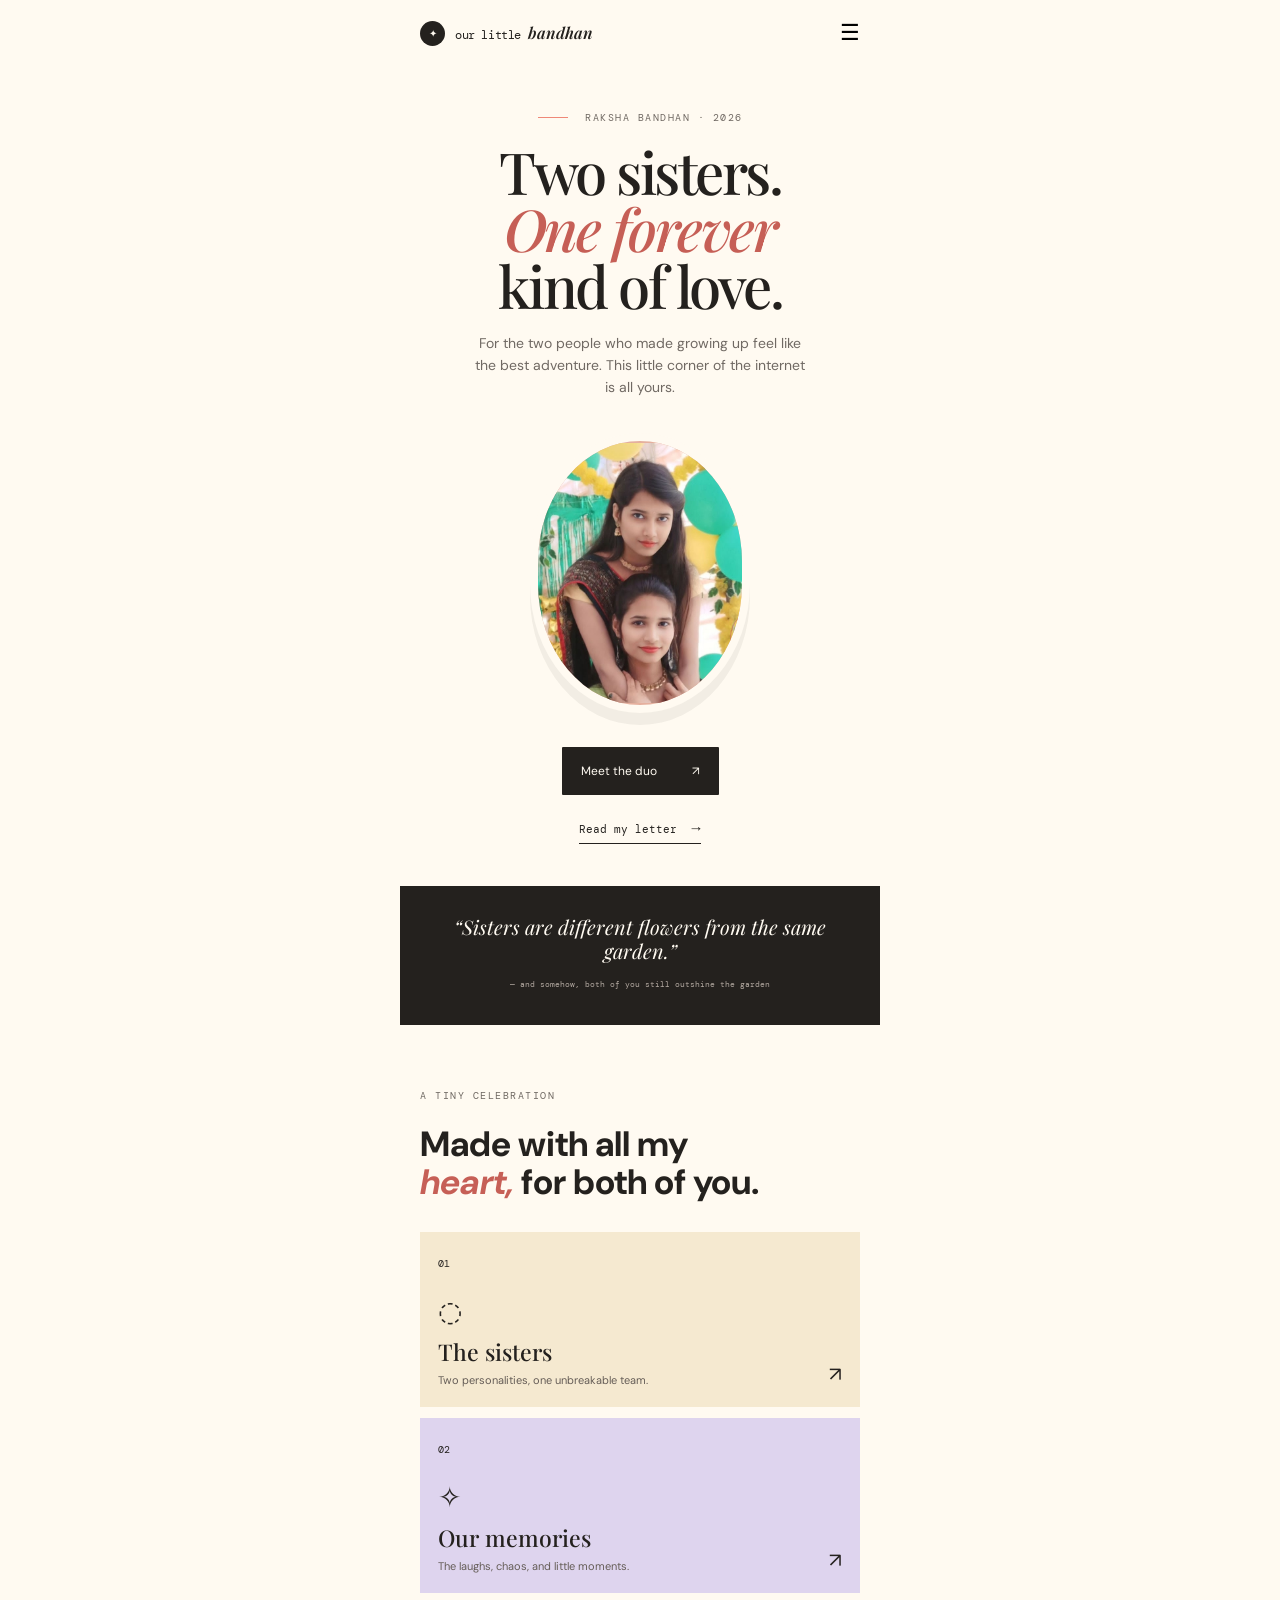
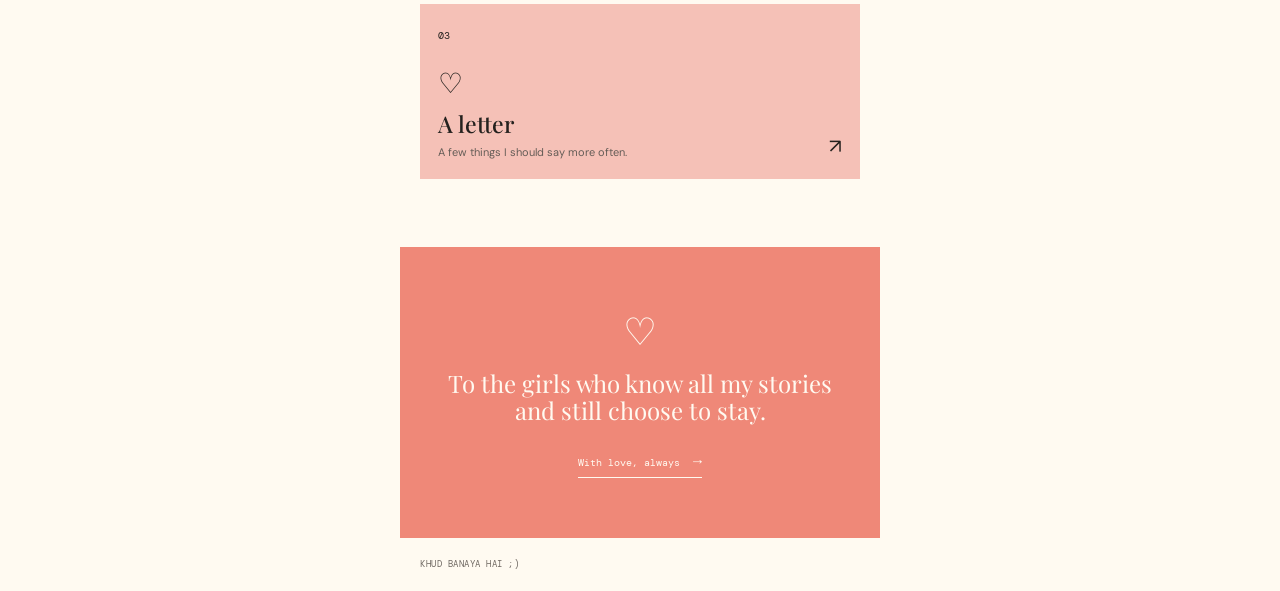
<file: index.html>
<!DOCTYPE html>
<html lang="en">
<head>
  <meta charset="UTF-8">
  <meta name="viewport" content="width=device-width, initial-scale=1, viewport-fit=cover">
  <meta name="theme-color" content="#fffaf1">
  <title>For My Sisters · Raksha Bandhan</title>
  <link rel="stylesheet" href="styles.css">
  <style>
    /* This home page is deliberately mobile-only and uses normal document flow. */
    .mobile-home-page { background: #fffaf1; }
    .mobile-home-page .site-shell { max-width: 480px; margin: 0 auto; }
    .mobile-home-page .topbar { padding: 20px; position: relative; }
    .mobile-home-page .menu-toggle { display: block; }
    .mobile-home-page .nav-links {
      background: #fffaf1; box-shadow: 0 10px 24px rgba(36,33,30,.1);
      display: none; flex-direction: column; gap: 18px; padding: 20px;
      position: absolute; right: 15px; top: 61px; width: 185px; z-index: 10;
    }
    .mobile-home-page .nav-links.open { display: flex; }
    .mobile-home-page .mobile-hero {
      padding: 44px 20px 42px; text-align: center;
    }
    .mobile-home-page .mobile-hero .eyebrow { margin-bottom: 18px; }
    .mobile-home-page .mobile-hero h1 {
      font-size: clamp(45px, 14vw, 58px); letter-spacing: -2.5px;
      line-height: .98; margin-bottom: 20px;
    }
    .mobile-home-page .mobile-hero h1 em { display: block; }
    .mobile-home-page .hero-intro {
      font-size: 14px; line-height: 1.55; margin: 0 auto; max-width: 330px;
    }
    .mobile-home-page .mobile-hero-media {
      background: #e5b09e; border: 8px solid #fffaf1;
      box-shadow: 0 12px 0 rgba(36,33,30,.06);
      height: 280px; margin: 34px auto 0; max-width: 220px;
      overflow: hidden; position: relative;
      border-radius: 50% / 46%;
    }
    .mobile-home-page .mobile-hero-media::before,
    .mobile-home-page .mobile-hero-media::after {
      border: 1px solid rgba(198,95,86,.55); border-radius: 50%;
      content: ""; height: 40px; left: -43px; position: absolute;
      top: 100px; width: 40px;
    }
    .mobile-home-page .mobile-hero-media::after {
      height: 55px; left: auto; right: -45px; top: 168px; width: 55px;
    }
    .mobile-home-page .mobile-hero-media img {
      display: block; height: 100%; object-fit: contain; width: 100%;
    }
    .mobile-home-page .hero-image-fallback {
      align-items: center; color: #7c4e48; display: flex; flex-direction: column;
      font-family: var(--mono); font-size: 9px; height: 100%; justify-content: center;
      letter-spacing: .5px; line-height: 1.7; text-transform: uppercase;
    }
    .mobile-home-page .hero-image-fallback .photo-icon {
      font-family: var(--serif); font-size: 34px; line-height: 1; margin-bottom: 12px;
    }
    .mobile-home-page .mobile-hero-actions {
      align-items: center; display: flex; flex-direction: column; gap: 22px;
      margin-top: 34px;
    }
    .mobile-home-page .mobile-hero-actions .button { min-height: 48px; }
    .mobile-home-page .mobile-quote {
      background: var(--ink); color: var(--paper); padding: 29px 20px 31px;
      text-align: center;
    }
    .mobile-home-page .mobile-quote p {
      font-family: var(--serif); font-size: 20px; font-style: italic;
      line-height: 1.18; margin-bottom: 8px;
    }
    .mobile-home-page .mobile-quote span {
      color: #b4aaa2; font-family: var(--mono); font-size: 8px; line-height: 1.5;
    }
    .mobile-home-page .mobile-features {
      padding: 63px 20px 68px;
    }
    .mobile-home-page .mobile-features h2 {
      font-size: 35px; line-height: 1.08; margin-bottom: 30px;
    }
    .mobile-home-page .mobile-feature-card {
      display: block; min-height: 153px; padding: 18px;
      position: relative; transition: transform .2s;
    }
    .mobile-home-page .mobile-feature-card + .mobile-feature-card { margin-top: 11px; }
    .mobile-home-page .mobile-feature-card:hover { transform: translateY(-3px); }
    .mobile-home-page .mobile-feature-card:nth-child(1) { background: var(--cream); }
    .mobile-home-page .mobile-feature-card:nth-child(2) { background: var(--lilac); }
    .mobile-home-page .mobile-feature-card:nth-child(3) { background: var(--pink); }
    .mobile-home-page .mobile-feature-card .feature-number {
      font-family: var(--mono); font-size: 10px;
    }
    .mobile-home-page .mobile-feature-card .feature-icon {
      display: block; font-family: var(--serif); font-size: 28px; margin-top: 15px;
    }
    .mobile-home-page .mobile-feature-card h3 {
      font-family: var(--serif); font-size: 23px; font-weight: 500;
      margin: 4px 0 3px;
    }
    .mobile-home-page .mobile-feature-card p {
      color: #655d57; font-size: 11px; margin-bottom: 0;
    }
    .mobile-home-page .mobile-feature-card .card-arrow {
      bottom: 18px; font-size: 20px; position: absolute; right: 18px;
    }
    .mobile-home-page .mobile-closing {
      background: var(--coral); color: var(--paper); padding: 54px 20px 60px;
      text-align: center;
    }
    .mobile-home-page .mobile-closing .closing-doodle {
      font-family: var(--serif); font-size: 38px; margin-bottom: 12px;
    }
    .mobile-home-page .mobile-closing p {
      font-family: var(--serif); font-size: 24px; line-height: 1.15;
    }
    .mobile-home-page .mobile-closing .text-link {
      border-color: var(--paper); display: inline-block; font-size: 10px;
    }
    .mobile-home-page .footer { padding: 20px; }
    .mobile-home-page .footer span:last-child { display: none; }
  </style>
</head>
<body class="mobile-home-page">
  <div class="site-shell">
    <header class="topbar">
      <a class="brand" href="index.html" aria-label="Raksha Bandhan home">
        <span class="brand-mark">✦</span>
        <span>our little <strong>bandhan</strong></span>
      </a>
      <button class="menu-toggle" aria-label="Open menu" aria-expanded="false">☰</button>
      <nav class="nav-links" aria-label="Main navigation">
        <a class="active" href="index.html">Home</a>
        <a href="sisters.html">My sisters</a>
        <a href="memories.html">Memories</a>
        <a href="letter.html">A letter</a>
      </nav>
    </header>

    <main>
      <section class="mobile-hero">
        <p class="eyebrow"><span class="eyebrow-line"></span> Raksha Bandhan · 2026</p>
        <h1>Two sisters.<br><em>One forever</em> kind of love.</h1>
        <p class="hero-intro">For the two people who made growing up feel like the best adventure. This little corner of the internet is all yours.</p>

        <div class="mobile-hero-media">
          <img src="assets/sisters-hero.jpg" alt="Photo of the sisters" onerror="this.style.display='none'; this.nextElementSibling.hidden=false;">
          <div class="hero-image-fallback" hidden>
            <span class="photo-icon">♡</span>
            <span>Your sisters' photo<br>can live here</span>
          </div>
        </div>

        <div class="mobile-hero-actions">
          <a class="button button-dark" href="sisters.html">Meet the duo <span>↗</span></a>
          <a class="text-link" href="letter.html">Read my letter <span>→</span></a>
        </div>
      </section>

      <section class="mobile-quote">
        <p>“Sisters are different flowers from the same garden.”</p>
        <span>— and somehow, both of you still outshine the garden</span>
      </section>

      <section class="mobile-features">
        <p class="eyebrow">A tiny celebration</p>
        <h2>Made with all my<br><em>heart,</em> for both of you.</h2>
        <div>
          <a class="mobile-feature-card" href="sisters.html">
            <span class="feature-number">01</span>
            <span class="feature-icon">◌</span>
            <h3>The sisters</h3>
            <p>Two personalities, one unbreakable team.</p>
            <span class="card-arrow">↗</span>
          </a>
          <a class="mobile-feature-card" href="memories.html">
            <span class="feature-number">02</span>
            <span class="feature-icon">✧</span>
            <h3>Our memories</h3>
            <p>The laughs, chaos, and little moments.</p>
            <span class="card-arrow">↗</span>
          </a>
          <a class="mobile-feature-card" href="letter.html">
            <span class="feature-number">03</span>
            <span class="feature-icon">♡</span>
            <h3>A letter</h3>
            <p>A few things I should say more often.</p>
            <span class="card-arrow">↗</span>
          </a>
        </div>
      </section>

      <section class="mobile-closing">
        <div class="closing-doodle">♡</div>
        <p>To the girls who know all my stories<br>and still choose to stay.</p>
        <a class="text-link" href="letter.html">With love, always <span>→</span></a>
      </section>
    </main>

    <footer class="footer">
      <span>Khud banaya hai ;)</span>
      <span>∞ &nbsp; forever yours</span>
    </footer>
  </div>
  <script src="script.js"></script>
</body>
</html>
</file>
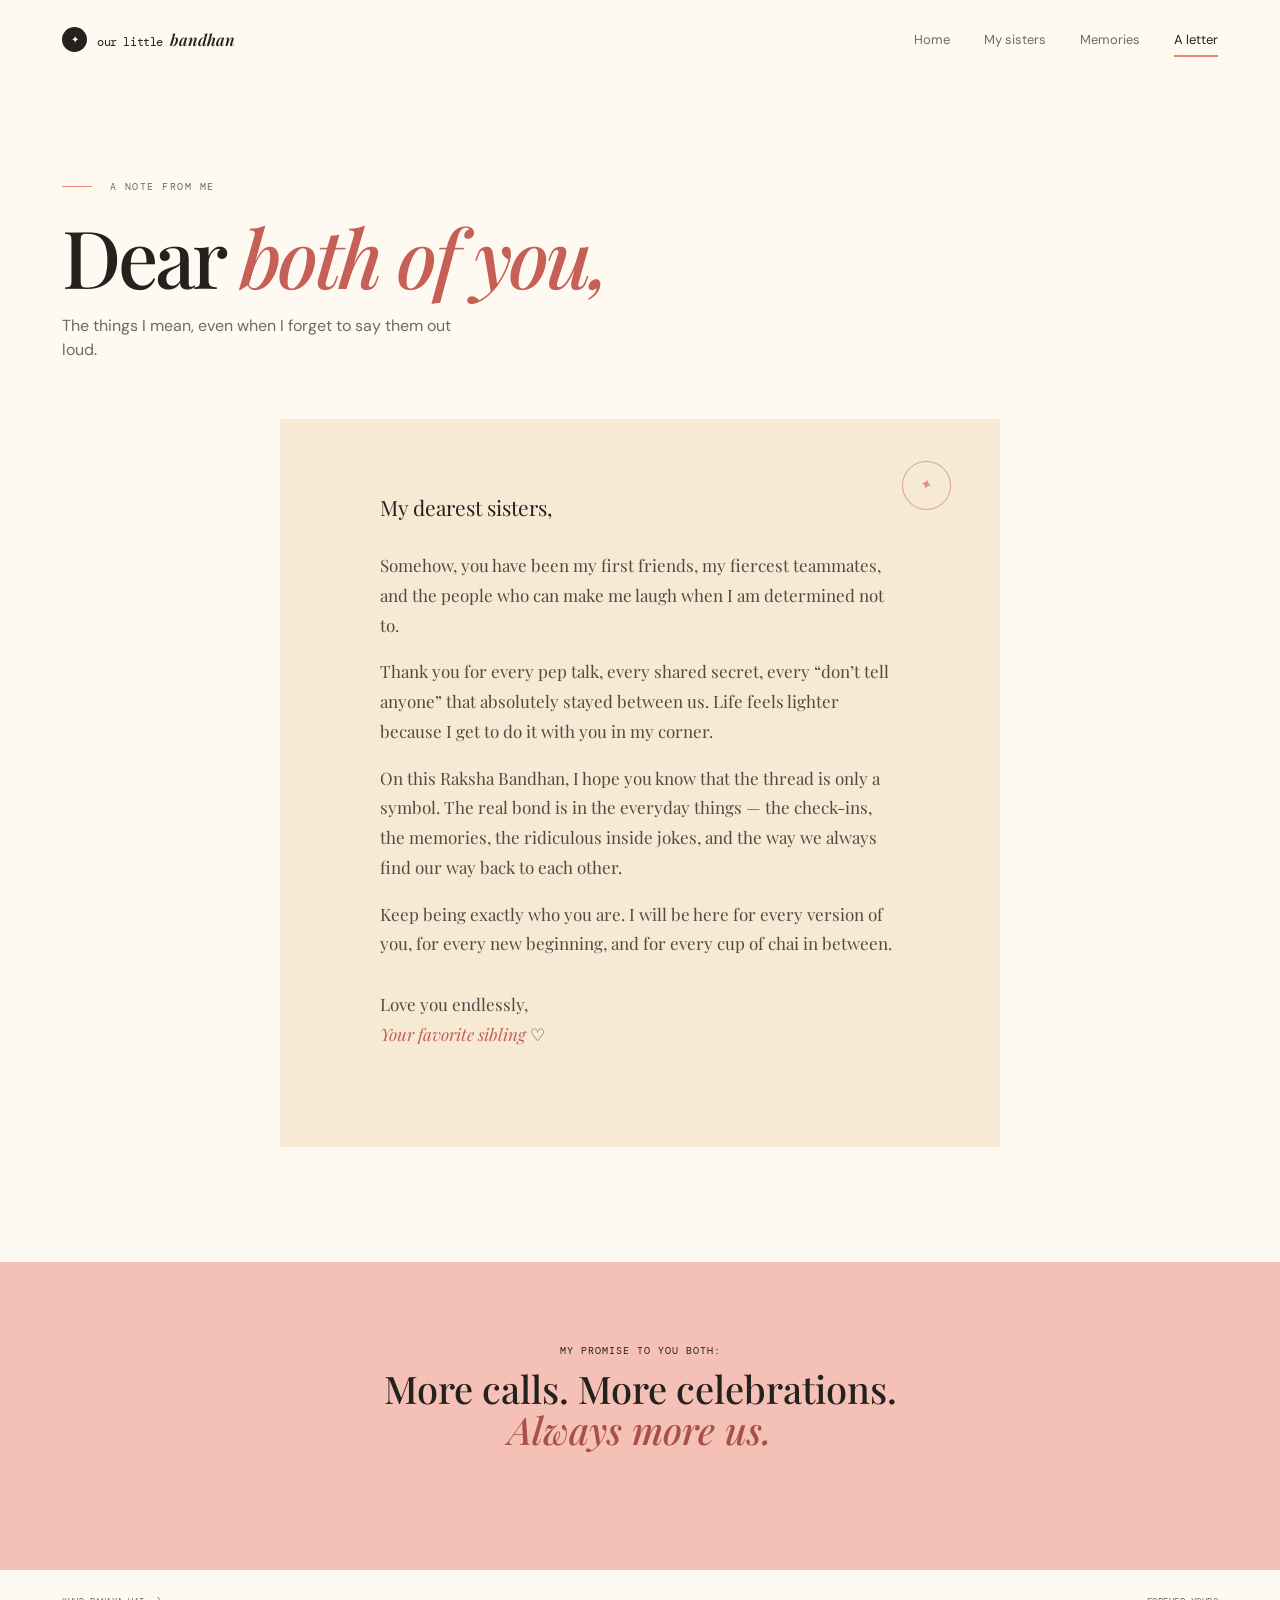
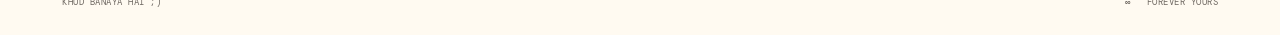
<file: letter.html>
<!DOCTYPE html>
<html lang="en">
<head>
  <meta charset="UTF-8">
  <meta name="viewport" content="width=device-width, initial-scale=1.0">
  <title>A Letter · Our Little Bandhan</title>
  <link rel="stylesheet" href="styles.css">
</head>
<body>
  <div class="site-shell">
    <header class="topbar">
      <a class="brand" href="index.html"><span class="brand-mark">✦</span><span>our little <strong>bandhan</strong></span></a>
      <button class="menu-toggle" aria-label="Open menu" aria-expanded="false">☰</button>
      <nav class="nav-links" aria-label="Main navigation">
        <a href="index.html">Home</a>
        <a href="sisters.html">My sisters</a>
        <a href="memories.html">Memories</a>
        <a class="active" href="letter.html">A letter</a>
      </nav>
    </header>

    <main>
      <section class="letter-wrap section-pad">
        <div class="letter-heading">
          <p class="eyebrow"><span class="eyebrow-line"></span> A note from me</p>
          <h1>Dear <em>both of you,</em></h1>
          <p class="page-lead">The things I mean, even when I forget to say them out loud.</p>
        </div>
        <article class="letter-paper">
          <span class="paper-stamp">✦</span>
          <p class="letter-greeting">My dearest sisters,</p>
          <p>Somehow, you have been my first friends, my fiercest teammates, and the people who can make me laugh when I am determined not to.</p>
          <p>Thank you for every pep talk, every shared secret, every “don’t tell anyone” that absolutely stayed between us. Life feels lighter because I get to do it with you in my corner.</p>
          <p>On this Raksha Bandhan, I hope you know that the thread is only a symbol. The real bond is in the everyday things — the check-ins, the memories, the ridiculous inside jokes, and the way we always find our way back to each other.</p>
          <p>Keep being exactly who you are. I will be here for every version of you, for every new beginning, and for every cup of chai in between.</p>
          <p class="letter-signoff">Love you endlessly,<br><em>Your favorite sibling</em> ♡</p>
        </article>
      </section>

      <section class="promise-band">
        <p>My promise to you both:</p>
        <h2>More calls. More celebrations.<br><em>Always more us.</em></h2>
      </section>
    </main>

    <footer class="footer"><span>khud banaya hai ;)</span><span>∞ &nbsp; forever yours</span></footer>
  </div>
  <script src="script.js"></script>
</body>
</html>
</file>
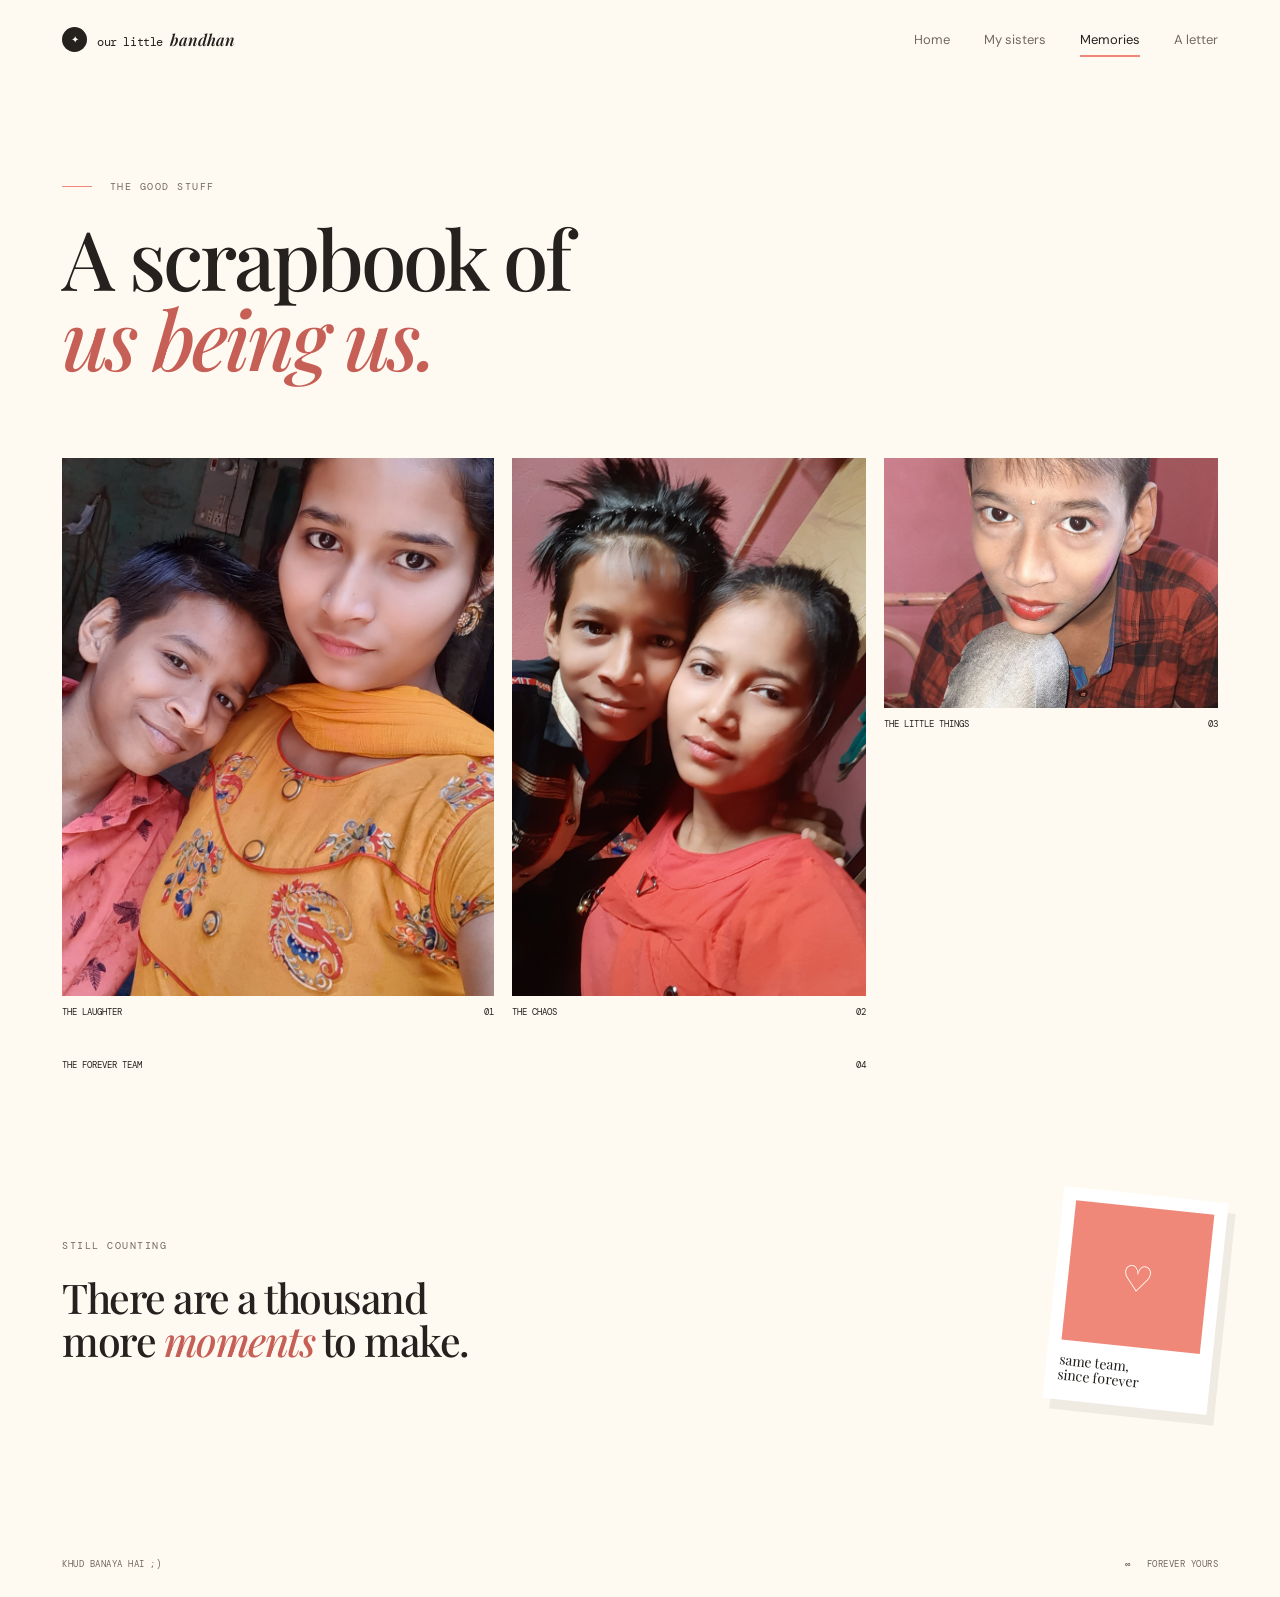
<file: memories.html>
<!DOCTYPE html>
<html lang="en">
<head>
  <meta charset="UTF-8">
  <meta name="viewport" content="width=device-width, initial-scale=1.0">
  <title>Our Memories · Our Little Bandhan</title>
  <link rel="stylesheet" href="styles.css">
</head>
<body>
  <div class="site-shell">
    <header class="topbar">
      <a class="brand" href="index.html"><span class="brand-mark">✦</span><span>our little <strong>bandhan</strong></span></a>
      <button class="menu-toggle" aria-label="Open menu" aria-expanded="false">☰</button>
      <nav class="nav-links" aria-label="Main navigation">
        <a href="index.html">Home</a>
        <a href="sisters.html">My sisters</a>
        <a class="active" href="memories.html">Memories</a>
        <a href="letter.html">A letter</a>
      </nav>
    </header>

    <main>
      <section class="page-intro memories-intro section-pad">
        <p class="eyebrow"><span class="eyebrow-line"></span> The good stuff</p>
        <h1>A scrapbook of<br><em>us being us.</em></h1>
      </section>

      <section class="memory-grid section-pad">
        <article class="memory-tile tile-large">
          <div class="memory-image memory-image-warm"><img class="memory-photo" src="assets/memory-01.jpg" alt="Favorite memory" onload="this.closest('.memory-image').classList.add('has-photo')" onerror="this.style.display='none';"><span>✦</span><small></small></div>
          <div class="memory-caption"><span>the laughter</span><b>01</b></div>
        </article>
        <article class="memory-tile tile-tall">
          <div class="memory-image memory-image-purple"><img class="memory-photo" src="assets/memory-02.jpg" alt="Sibling selfie" onload="this.closest('.memory-image').classList.add('has-photo')" onerror="this.style.display='none';"><span>♡</span><small></small></div>
          <div class="memory-caption"><span>the chaos</span><b>02</b></div>
        </article>
        <article class="memory-tile tile-small">
          <div class="memory-image memory-image-pink"><img class="memory-photo" src="assets/memory-03.jpg" alt="A small family moment" onload="this.closest('.memory-image').classList.add('has-photo')" onerror="this.style.display='none';"><span>✧</span><small></small></div>
          <div class="memory-caption"><span>the little things</span><b>03</b></div>
        </article>
        <article class="memory-tile tile-wide">
          <div class="memory-image memory-image-blue"><img class="memory-photo" src="assets/memory-04.jpg" alt="Celebration memory" onload="this.closest('.memory-image').classList.add('has-photo')" onerror="this.style.display='none';"><span>∞</span><small></small></div>
          <div class="memory-caption"><span>the forever team</span><b>04</b></div>
        </article>
      </section>

      <section class="memory-footer section-pad">
        <div>
          <p class="eyebrow">Still counting</p>
          <h2>There are a thousand<br>more <em>moments</em> to make.</h2>
        </div>
        <div class="polaroid">
          <div class="polaroid-art">♡</div>
          <p>same team,<br>since forever</p>
        </div>
      </section>
    </main>

    <footer class="footer"><span>Khud banaya hai ;)</span><span>∞ &nbsp; forever yours</span></footer>
  </div>
  <script src="script.js"></script>
</body>
</html>
</file>
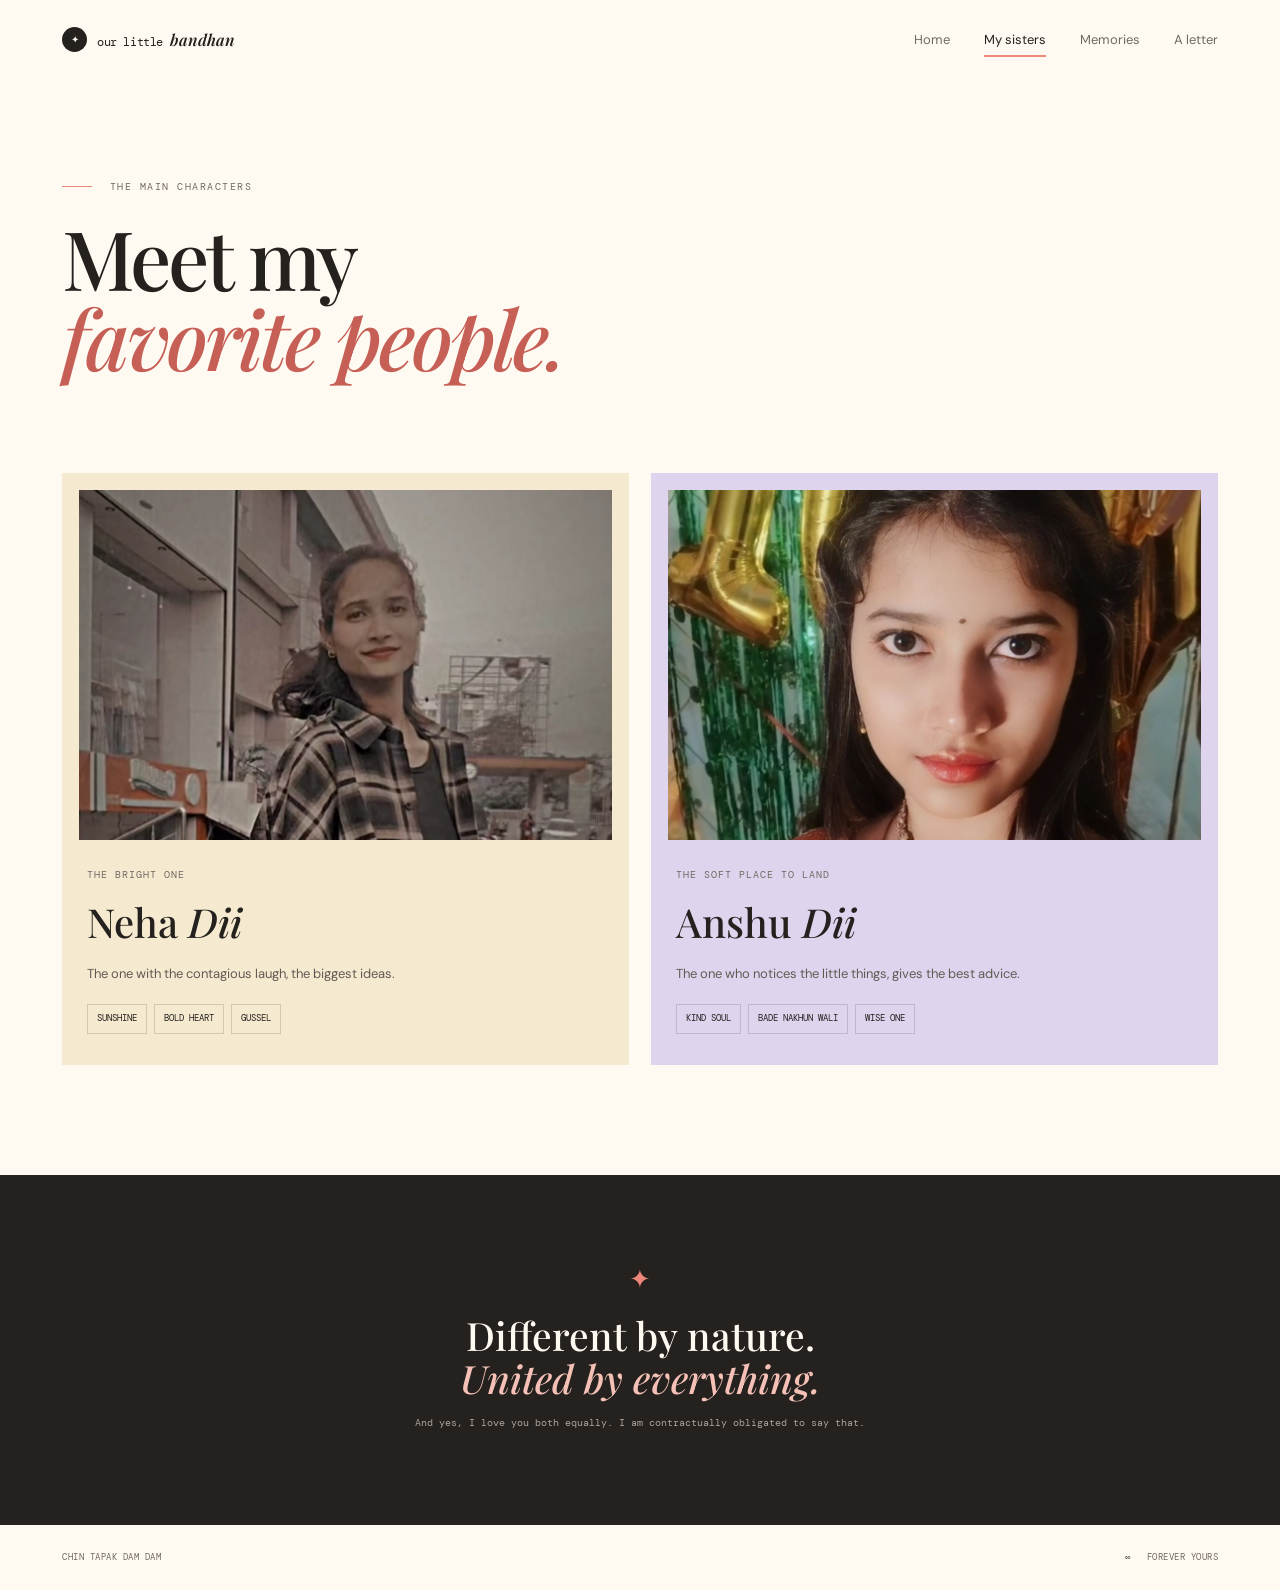
<file: sisters.html>
<!DOCTYPE html>
<html lang="en">
<head>
  <meta charset="UTF-8">
  <meta name="viewport" content="width=device-width, initial-scale=1.0">
  <title>My Sisters · Our Little Bandhan</title>
  <link rel="stylesheet" href="styles.css">
</head>
<body>
  <div class="site-shell">
    <header class="topbar">
      <a class="brand" href="index.html"><span class="brand-mark">✦</span><span>our little <strong>bandhan</strong></span></a>
      <button class="menu-toggle" aria-label="Open menu" aria-expanded="false">☰</button>
      <nav class="nav-links" aria-label="Main navigation">
        <a href="index.html">Home</a>
        <a class="active" href="sisters.html">My sisters</a>
        <a href="memories.html">Memories</a>
        <a href="letter.html">A letter</a>
      </nav>
    </header>

    <main>
      <section class="page-intro section-pad">
        <p class="eyebrow"><span class="eyebrow-line"></span> The main characters</p>
        <h1>Meet my<br><em>favorite people.</em></h1>
      </section>

      <section class="sister-grid section-pad">
        <article class="sister-card sister-card-one">
          <div class="portrait-frame">
            <img class="sister-image" src="assets/sister-one.jpg" alt="Add your first sister's photo" onerror="this.style.display='none'; this.nextElementSibling.style.display='flex';">
            <div class="image-placeholder" aria-hidden="true">
              <span class="placeholder-number">01</span>
              <span class="photo-icon">♡</span>
              <span>Add Sister One's photo</span>
            </div>
          </div>
          <div class="sister-card-copy">
            <p class="card-kicker">The bright one</p>
            <h2>Neha <em>Dii</em></h2>
            <p class="editable-copy">The one with the contagious laugh, the biggest ideas.</p>
            <div class="trait-row"><span>sunshine</span><span>bold heart</span><span>Gussel</span></div>
          </div>
        </article>

        <article class="sister-card sister-card-two">
          <div class="portrait-frame">
            <img class="sister-image" src="assets/sister-two.jpg" alt="Add your second sister's photo" onerror="this.style.display='none'; this.nextElementSibling.style.display='flex';">
            <div class="image-placeholder" aria-hidden="true">
              <span class="placeholder-number">02</span>
              <span class="photo-icon">♡</span>
              <span>Add Sister Two's photo</span>
            </div>
          </div>
          <div class="sister-card-copy">
            <p class="card-kicker">The soft place to land</p>
            <h2>Anshu <em>Dii</em></h2>
            <p class="editable-copy">The one who notices the little things, gives the best advice.</p>
            <div class="trait-row"><span>kind soul</span><span>bade nakhun wali</span><span>wise one</span></div>
          </div>
        </article>
      </section>

      <section class="sisters-mantra">
        <span class="mantra-mark">✦</span>
        <h2>Different by nature.<br><em>United by everything.</em></h2>
        <p>And yes, I love you both equally. I am contractually obligated to say that.</p>
      </section>
    </main>

    <footer class="footer"><span>Chin Tapak Dam Dam</span><span>∞ &nbsp; forever yours</span></footer>
  </div>
  <script src="script.js"></script>
</body>
</html>
</file>
<file: styles.css>
@import url('https://fonts.googleapis.com/css2?family=DM+Mono:wght@400;500&family=DM+Sans:wght@400;500;600;700&family=Playfair+Display:ital,wght@0,500;0,600;1,500;1,600&display=swap');

:root {
  --ink: #24211e;
  --muted: #706963;
  --paper: #fffaf1;
  --cream: #f5e9d0;
  --coral: #ef8878;
  --pink: #f5c1b7;
  --lilac: #ded4ee;
  --blue: #cbdde0;
  --line: rgba(36, 33, 30, .16);
  --serif: "Playfair Display", Georgia, serif;
  --sans: "DM Sans", Arial, sans-serif;
  --mono: "DM Mono", monospace;
}

* { box-sizing: border-box; }
html { scroll-behavior: smooth; }
body {
  margin: 0;
  background: var(--paper);
  color: var(--ink);
  font-family: var(--sans);
  font-size: 16px;
  line-height: 1.5;
}
a { color: inherit; text-decoration: none; }
.site-shell { min-height: 100vh; overflow: hidden; }
.topbar {
  align-items: center; display: flex; justify-content: space-between;
  margin: 0 auto; max-width: 1240px; padding: 27px 42px;
}
.brand { align-items: center; display: flex; font-family: var(--mono); font-size: 12px; gap: 10px; letter-spacing: -.4px; }
.brand strong { font-family: var(--serif); font-size: 16px; font-style: italic; font-weight: 600; letter-spacing: 0; }
.brand-mark { align-items: center; background: var(--ink); border-radius: 50%; color: var(--paper); display: inline-flex; font-size: 10px; height: 25px; justify-content: center; width: 25px; }
.nav-links { display: flex; gap: 34px; }
.nav-links a { color: var(--muted); font-size: 13px; position: relative; }
.nav-links a::after { background: var(--coral); bottom: -8px; content: ""; height: 2px; left: 0; position: absolute; transform: scaleX(0); transform-origin: left; transition: transform .25s ease; width: 100%; }
.nav-links a:hover, .nav-links a.active { color: var(--ink); }
.nav-links a.active::after, .nav-links a:hover::after { transform: scaleX(1); }
.menu-toggle { background: none; border: 0; display: none; font-size: 22px; padding: 0; }
.hero { display: flex; margin: 0 auto; max-width: 1240px; min-height: 640px; padding: 76px 42px 104px; }
.hero-copy { flex: 1; padding: 73px 0 0 7%; position: relative; z-index: 2; }
.eyebrow { color: var(--muted); font-family: var(--mono); font-size: 10px; letter-spacing: 1.5px; margin: 0 0 23px; text-transform: uppercase; }
.eyebrow-line { background: var(--coral); display: inline-block; height: 1px; margin: 0 10px 3px 0; width: 30px; }
h1, h2, h3, p { margin-top: 0; }
h1 { font-family: var(--serif); font-size: clamp(52px, 7vw, 88px); font-weight: 500; letter-spacing: -3px; line-height: .98; margin-bottom: 29px; }
h1 em, h2 em { color: #c65f56; font-style: italic; }
.hero-intro, .page-lead { color: var(--muted); font-size: 16px; max-width: 400px; }
.hero-actions { align-items: center; display: flex; gap: 27px; margin-top: 38px; }
.button { border-radius: 1px; display: inline-flex; font-size: 12px; gap: 28px; justify-content: space-between; padding: 15px 19px; }
.button-dark { background: var(--ink); color: var(--paper); min-width: 157px; transition: background .25s, transform .25s; }
.button-dark:hover { background: #a84f49; transform: translateY(-2px); }
.text-link { border-bottom: 1px solid var(--ink); font-family: var(--mono); font-size: 11px; padding-bottom: 4px; }
.text-link span { font-size: 15px; margin-left: 7px; }
.hero-art { flex: 1; min-height: 500px; position: relative; }
.sun-disc { background: var(--cream); border-radius: 50%; height: 410px; left: 17%; position: absolute; top: 25px; width: 410px; }
.hero-photo-placeholder {
  align-items: center; background: #e6b3a1; border: 8px solid var(--paper); border-radius: 48% 52% 45% 55%; box-shadow: 18px 22px 0 rgba(36, 33, 30, .05);
  color: #7c4e48; display: flex; flex-direction: column; font-family: var(--mono); font-size: 10px; height: 295px; justify-content: center; left: 28%; letter-spacing: .4px; line-height: 1.7; position: absolute; text-align: center; top: 91px; transform: rotate(4deg); width: 240px;
}
.hero-photo-image { background: #e6b3a1; display: none; height: 100%; inset: 0; object-fit: contain; position: absolute; width: 100%; z-index: 1; }
.hero-photo-placeholder.has-photo { background: #e6b3a1; }
.hero-photo-placeholder.has-photo .hero-photo-image { display: block !important; }
.hero-photo-placeholder.has-photo .photo-icon, .hero-photo-placeholder.has-photo .hero-placeholder-text { display: none; }
.hero-upload-label { background: rgba(255, 250, 241, .88); bottom: 12px; cursor: pointer; font-family: var(--mono); font-size: 9px; padding: 9px 11px; position: absolute; right: 12px; text-transform: uppercase; transition: background .2s; z-index: 2; }
.hero-upload-label:hover { background: var(--paper); }
.photo-icon { display: block; font-family: var(--serif); font-size: 34px; line-height: 1; margin-bottom: 13px; }
.thread { border-left: 1px solid var(--coral); height: 250px; position: absolute; top: 145px; width: 130px; }
.thread-left { border-radius: 50% 0 0 50%; left: 5%; transform: rotate(-15deg); }
.thread-right { border-radius: 0 50% 50% 0; right: 2%; transform: rotate(11deg); }
.rakhi { align-items: center; background: var(--coral); border: 7px double var(--paper); border-radius: 50%; color: var(--paper); display: flex; font-size: 20px; height: 60px; justify-content: center; position: absolute; width: 60px; }
.rakhi::before, .rakhi::after { border: 1px solid var(--coral); border-radius: 50%; content: ""; height: 76px; position: absolute; width: 76px; }
.rakhi::after { height: 91px; transform: rotate(45deg); width: 91px; }
.rakhi-one { left: 2%; top: 98px; transform: rotate(-16deg); }
.rakhi-two { right: 0; top: 359px; transform: rotate(18deg); }
.art-note { color: var(--muted); font-family: var(--serif); font-size: 15px; font-style: italic; position: absolute; }
.note-one { left: 1%; top: 390px; transform: rotate(-12deg); }
.note-two { right: 0; top: 112px; transform: rotate(9deg); }
.quote-band { background: var(--ink); color: var(--paper); padding: 35px 20px; text-align: center; }
.quote-band p { font-family: var(--serif); font-size: 23px; font-style: italic; margin-bottom: 5px; }
.quote-band span { color: #b4aaa2; font-family: var(--mono); font-size: 10px; letter-spacing: .4px; }
.section-pad { margin: auto; max-width: 1240px; padding-left: 42px; padding-right: 42px; }
.home-grid { display: grid; gap: 60px; grid-template-columns: 1fr 2fr; padding-bottom: 110px; padding-top: 115px; }
.section-heading h2, .memory-footer h2 { font-family: var(--serif); font-size: 41px; font-weight: 500; letter-spacing: -1.5px; line-height: 1.05; }
.feature-list { display: grid; gap: 13px; grid-template-columns: repeat(3, 1fr); }
.feature-card { min-height: 260px; padding: 24px 22px; position: relative; transition: transform .25s; }
.feature-card:hover { transform: translateY(-6px); }
.feature-cream { background: var(--cream); }.feature-lilac { background: var(--lilac); }.feature-coral { background: var(--pink); }
.feature-number { font-family: var(--mono); font-size: 10px; }
.feature-icon { display: block; font-family: var(--serif); font-size: 34px; margin-top: 41px; }
.feature-card h3 { font-family: var(--serif); font-size: 25px; font-weight: 500; margin: 5px 0 5px; }
.feature-card p { color: #655d57; font-size: 12px; max-width: 130px; }
.card-arrow { bottom: 20px; font-size: 21px; position: absolute; right: 21px; }
.closing-note { background: var(--coral); color: var(--paper); padding: 76px 20px 83px; text-align: center; }
.closing-doodle { font-family: var(--serif); font-size: 40px; margin-bottom: 13px; }
.closing-note p { font-family: var(--serif); font-size: 29px; line-height: 1.15; }
.closing-note .text-link { border-color: var(--paper); display: inline-block; font-size: 10px; margin-top: 10px; }
.footer { color: var(--muted); display: flex; font-family: var(--mono); font-size: 9px; justify-content: space-between; letter-spacing: .5px; margin: auto; max-width: 1240px; padding: 26px 42px; text-transform: uppercase; }

/* Shared inner pages */
.page-intro { padding-bottom: 70px; padding-top: 100px; }
.page-intro h1 { font-size: clamp(55px, 7vw, 82px); margin-bottom: 25px; }
.sister-grid { display: grid; gap: 22px; grid-template-columns: 1fr 1fr; padding-bottom: 110px; }
.sister-card { padding: 17px; }
.sister-card-one { background: var(--cream); }.sister-card-two { background: var(--lilac); }
.portrait-frame { height: 350px; overflow: hidden; position: relative; }
.sister-card-one .portrait-frame { background: #dcb29e; }.sister-card-two .portrait-frame { background: #b9adc9; }
.sister-image { height: 100%; object-fit: cover; width: 100%; }
.image-placeholder { align-items: center; color: rgba(36, 33, 30, .58); display: none; flex-direction: column; font-family: var(--mono); font-size: 10px; height: 100%; justify-content: center; letter-spacing: .7px; text-align: center; text-transform: uppercase; }
.sister-card-one .image-placeholder { display: flex; }.sister-image[style*="display: none"] + .image-placeholder { display: flex; }
.placeholder-number { font-family: var(--serif); font-size: 64px; line-height: .9; margin-bottom: 15px; opacity: .4; }
.upload-label, .tile-upload { background: rgba(255, 250, 241, .88); bottom: 12px; cursor: pointer; font-family: var(--mono); font-size: 9px; padding: 9px 11px; position: absolute; right: 12px; text-transform: uppercase; transition: background .2s; }
.upload-label:hover, .tile-upload:hover { background: var(--paper); }
input[type="file"] { display: none; }
.sister-card-copy { padding: 27px 8px 14px; }
.card-kicker { color: var(--muted); font-family: var(--mono); font-size: 10px; letter-spacing: 1px; text-transform: uppercase; }
.sister-card h2 { font-family: var(--serif); font-size: 40px; font-weight: 500; margin: 10px 0 12px; }
.sister-card h2 em { color: inherit; }
.editable-copy { color: #625b54; font-size: 13px; max-width: 420px; }
.trait-row { display: flex; flex-wrap: wrap; gap: 7px; margin-top: 21px; }
.trait-row span { border: 1px solid var(--line); font-family: var(--mono); font-size: 9px; padding: 7px 9px; text-transform: uppercase; }
.sisters-mantra { background: var(--ink); color: var(--paper); padding: 85px 20px; text-align: center; }
.mantra-mark { color: var(--coral); font-size: 26px; }.sisters-mantra h2 { font-family: var(--serif); font-size: 39px; font-weight: 500; line-height: 1.1; margin: 15px 0; }.sisters-mantra h2 em { color: var(--pink); }.sisters-mantra p { color: #ada49d; font-family: var(--mono); font-size: 10px; }
.memories-intro { padding-bottom: 55px; }
.memory-grid { display: grid; gap: 18px; grid-template-columns: 1.1fr .9fr .85fr; grid-template-rows: 285px 270px; padding-bottom: 110px; }
.memory-tile { min-width: 0; position: relative; }.tile-large { grid-row: span 2; }.tile-tall { grid-row: span 2; }.tile-wide { grid-column: span 2; }
.memory-image { align-items: center; display: flex; flex-direction: column; height: calc(100% - 35px); justify-content: center; position: relative; overflow: hidden; transition: background .3s; }
.memory-photo { display: none; height: 100%; inset: 0; object-fit: cover; position: absolute; width: 100%; z-index: 2; }
.memory-image.has-photo .memory-photo { display: block; }
.memory-image::before { border: 1px solid rgba(36,33,30,.2); border-radius: 50%; content: ""; height: 130px; position: absolute; width: 130px; }.memory-image::after { border: 1px solid rgba(36,33,30,.18); content: ""; height: 170px; position: absolute; transform: rotate(45deg); width: 170px; }
.memory-image-warm { background: var(--cream); }.memory-image-purple { background: var(--lilac); }.memory-image-pink { background: var(--pink); }.memory-image-blue { background: var(--blue); }
.memory-image span { font-family: var(--serif); font-size: 38px; position: relative; z-index: 1; }.memory-image small { font-family: var(--mono); font-size: 9px; letter-spacing: .5px; position: relative; text-transform: uppercase; z-index: 1; }
.memory-image.has-photo { background-position: center; background-size: cover; }.memory-image.has-photo::before, .memory-image.has-photo::after, .memory-image.has-photo span, .memory-image.has-photo small { display: none; }
.memory-caption { align-items: center; display: flex; font-family: var(--mono); font-size: 9px; height: 35px; justify-content: space-between; text-transform: uppercase; }.memory-caption b { font-weight: 400; }
.tile-upload { bottom: 47px; display: none; right: 10px; }.memory-tile:hover .tile-upload { display: block; }
.memory-footer { align-items: center; display: flex; justify-content: space-between; padding-bottom: 125px; }.memory-footer h2 { margin: 0; }.polaroid { background: white; box-shadow: 8px 10px 0 rgba(36,33,30,.07); padding: 13px 13px 17px; transform: rotate(6deg); width: 165px; }.polaroid-art { align-items: center; background: var(--coral); color: var(--paper); display: flex; font-family: var(--serif); font-size: 36px; height: 140px; justify-content: center; }.polaroid p { font-family: var(--serif); font-size: 14px; line-height: 1.1; margin: 12px 0 0; }
.letter-wrap { padding-bottom: 115px; padding-top: 100px; }.letter-heading { margin-bottom: 57px; }.letter-heading h1 { font-size: clamp(55px, 7vw, 80px); margin-bottom: 19px; }.letter-paper { background: #f6ead5; margin: auto; max-width: 720px; padding: 70px 100px 80px; position: relative; }.paper-stamp { border: 1px solid rgba(198,95,86,.5); border-radius: 50%; color: var(--coral); display: grid; font-size: 15px; height: 49px; place-items: center; position: absolute; right: 49px; top: 42px; transform: rotate(14deg); width: 49px; }.letter-paper p { color: #514942; font-family: var(--serif); font-size: 17px; line-height: 1.75; }.letter-paper .letter-greeting { color: var(--ink); font-size: 21px; margin-bottom: 25px; }.letter-signoff { margin-top: 31px; }.letter-signoff em { color: #c65f56; }.promise-band { background: var(--pink); padding: 81px 20px 87px; text-align: center; }.promise-band p { font-family: var(--mono); font-size: 10px; letter-spacing: 1px; text-transform: uppercase; }.promise-band h2 { font-family: var(--serif); font-size: 38px; font-weight: 500; line-height: 1.1; }.promise-band h2 em { color: #a84f49; }
.reveal { animation: rise .7s both; } @keyframes rise { from { opacity: 0; transform: translateY(14px); } to { opacity: 1; transform: translateY(0); } }

@media (max-width: 800px) {
  .topbar { padding: 22px 22px; }.menu-toggle { display: block; }.nav-links { background: var(--paper); box-shadow: 0 10px 20px rgba(36,33,30,.08); display: none; flex-direction: column; gap: 19px; padding: 22px; position: absolute; right: 18px; top: 64px; z-index: 9; }.nav-links.open { display: flex; }
  .hero { display: block; min-height: 0; padding: 55px 22px 60px; }.hero-copy { padding: 0; }.hero-art { min-height: 420px; margin-top: 30px; transform: scale(.86); transform-origin: center top; }.sun-disc { left: 16%; }.hero-photo-placeholder { left: 27%; }.rakhi-one { left: 4%; }.rakhi-two { right: 2%; }
  .section-pad { padding-left: 22px; padding-right: 22px; }.home-grid { display: block; padding-bottom: 75px; padding-top: 76px; }.feature-list { margin-top: 35px; }.feature-card { min-height: 220px; }.closing-note { padding: 60px 20px; }
  .page-intro { padding-bottom: 48px; padding-top: 72px; }.sister-grid { display: block; padding-bottom: 75px; }.sister-card + .sister-card { margin-top: 22px; }.portrait-frame { height: 300px; }.sisters-mantra { padding: 65px 20px; }.sisters-mantra h2 { font-size: 31px; }
  .memory-grid { display: grid; grid-template-columns: 1fr 1fr; grid-template-rows: 250px 250px 250px; padding-bottom: 75px; }.tile-large, .tile-tall { grid-row: auto; }.tile-wide { grid-column: span 2; }.memory-footer { align-items: flex-start; display: block; padding-bottom: 85px; }.polaroid { margin: 43px auto 0; }
  .letter-wrap { padding-bottom: 75px; padding-top: 72px; }.letter-paper { padding: 58px 28px 55px; }.paper-stamp { right: 22px; top: 27px; }.letter-paper p { font-size: 16px; }.promise-band { padding: 62px 20px; }.promise-band h2 { font-size: 30px; }.footer { padding: 22px; }
}
@media (max-width: 480px) {
  h1 { letter-spacing: -2px; }.feature-list { display: block; }.feature-card + .feature-card { margin-top: 13px; }.hero-art { margin-left: -25px; margin-right: -25px; transform: scale(.72); transform-origin: center top; }.hero-intro { font-size: 15px; }.quote-band p { font-size: 19px; }.footer { font-size: 8px; }.footer span:last-child { display: none; }.memory-grid { gap: 12px; grid-template-columns: 1fr 1fr; }.memory-image small { font-size: 7px; }.memory-caption { font-size: 8px; }.page-intro h1, .letter-heading h1 { font-size: 54px; }
}

/* Mobile-first rebuild: the site is intentionally composed for a phone screen. */
@media (max-width: 800px) {
  body { min-width: 0; overflow-x: hidden; }
  .site-shell { max-width: 480px; margin: 0 auto; }
  .topbar { min-height: 68px; padding: 20px 20px; position: relative; }
  .brand { font-size: 11px; }
  .brand strong { font-size: 15px; }
  .nav-links { right: 15px; top: 61px; width: 185px; }
  .nav-links a { padding: 3px 0; }

  .hero { display: block; min-height: 0; padding: 42px 20px 54px; }
  .hero-copy { padding: 0; }
  .eyebrow { font-size: 9px; letter-spacing: 1.2px; margin-bottom: 18px; }
  h1 { font-size: 51px; letter-spacing: -2.6px; line-height: .98; }
  .hero-intro, .page-lead { font-size: 14px; line-height: 1.55; }
  .hero-actions { align-items: flex-start; flex-direction: column; gap: 22px; margin-top: 28px; }
  .button { min-height: 47px; padding: 15px 18px; }
  .hero-art {
    height: 345px; min-height: 345px; margin: 28px 0 0; overflow: visible;
    transform: none; width: 100%;
  }
  .sun-disc { height: 300px; left: 50%; top: 5px; transform: translateX(-50%); width: 300px; }
  .hero-photo-placeholder {
    height: 245px; left: 50%; top: 28px; transform: translateX(-50%) rotate(3deg); width: 195px;
  }
  .hero-photo-image { object-fit: contain; }
  .thread { height: 205px; top: 102px; width: 78px; }
  .thread-left { left: 0; transform: rotate(-19deg); }
  .thread-right { right: 0; transform: rotate(14deg); }
  .rakhi { height: 48px; width: 48px; font-size: 16px; }
  .rakhi::before { height: 62px; width: 62px; }
  .rakhi::after { height: 75px; width: 75px; }
  .rakhi-one { left: -3px; top: 65px; }
  .rakhi-two { right: -3px; top: 267px; }
  .art-note { font-size: 12px; }
  .note-one { left: -3px; top: 282px; }
  .note-two { right: 0; top: 74px; }

  .quote-band { padding: 28px 20px 30px; }
  .quote-band p { font-size: 20px; line-height: 1.2; }
  .quote-band span { font-size: 8px; line-height: 1.5; }
  .section-pad { padding-left: 20px; padding-right: 20px; }
  .home-grid { display: block; padding-bottom: 66px; padding-top: 68px; }
  .section-heading h2, .memory-footer h2 { font-size: 35px; line-height: 1.08; }
  .feature-list { display: block; margin-top: 31px; }
  .feature-card { min-height: 155px; padding: 18px; }
  .feature-card + .feature-card { margin-top: 11px; }
  .feature-icon { font-size: 29px; margin-top: 15px; }
  .feature-card h3 { font-size: 23px; }
  .feature-card p { font-size: 11px; }
  .closing-note { padding: 53px 20px 60px; }
  .closing-note p { font-size: 24px; }
  .footer { font-size: 8px; padding: 20px; }
  .footer span:last-child { display: none; }

  .page-intro { padding-bottom: 38px; padding-top: 63px; }
  .page-intro h1, .letter-heading h1 { font-size: 51px; letter-spacing: -2.5px; }
  .sister-grid { display: block; padding-bottom: 66px; }
  .sister-card { padding: 12px; }
  .sister-card + .sister-card { margin-top: 16px; }
  .portrait-frame { height: 265px; }
  .sister-card-copy { padding: 23px 5px 10px; }
  .sister-card h2 { font-size: 35px; }
  .editable-copy { font-size: 12px; line-height: 1.55; }
  .trait-row { gap: 5px; margin-top: 16px; }
  .trait-row span { font-size: 8px; padding: 6px 7px; }
  .upload-label { bottom: 9px; right: 9px; }
  .sisters-mantra { padding: 60px 20px 64px; }
  .sisters-mantra h2 { font-size: 30px; }
  .sisters-mantra p { font-size: 9px; }

  .memories-intro { padding-bottom: 31px; }
  .memory-grid {
    display: grid; gap: 10px; grid-template-columns: 1fr 1fr;
    grid-template-rows: 220px 220px 220px; padding-bottom: 65px;
  }
  .tile-large, .tile-tall { grid-row: auto; }
  .tile-wide { grid-column: span 2; }
  .memory-image { height: calc(100% - 30px); }
  .memory-image::before { height: 85px; width: 85px; }
  .memory-image::after { height: 112px; width: 112px; }
  .memory-image span { font-size: 29px; }
  .memory-image small { font-size: 7px; }
  .memory-caption { font-size: 8px; height: 30px; }
  .tile-upload { bottom: 37px; font-size: 8px; }
  .memory-tile:hover .tile-upload { display: none; }
  .memory-tile:focus-within .tile-upload { display: block; }
  .memory-footer { display: block; padding-bottom: 76px; }
  .polaroid { margin: 37px auto 0; width: 150px; }
  .polaroid-art { height: 126px; }

  .letter-wrap { padding-bottom: 66px; padding-top: 63px; }
  .letter-heading { margin-bottom: 34px; }
  .letter-paper { padding: 48px 25px 45px; }
  .paper-stamp { height: 40px; right: 18px; top: 20px; width: 40px; }
  .letter-paper p { font-size: 15px; line-height: 1.7; }
  .letter-paper .letter-greeting { font-size: 19px; margin-bottom: 22px; }
  .promise-band { padding: 55px 20px 60px; }
  .promise-band h2 { font-size: 29px; }
}
</file>
